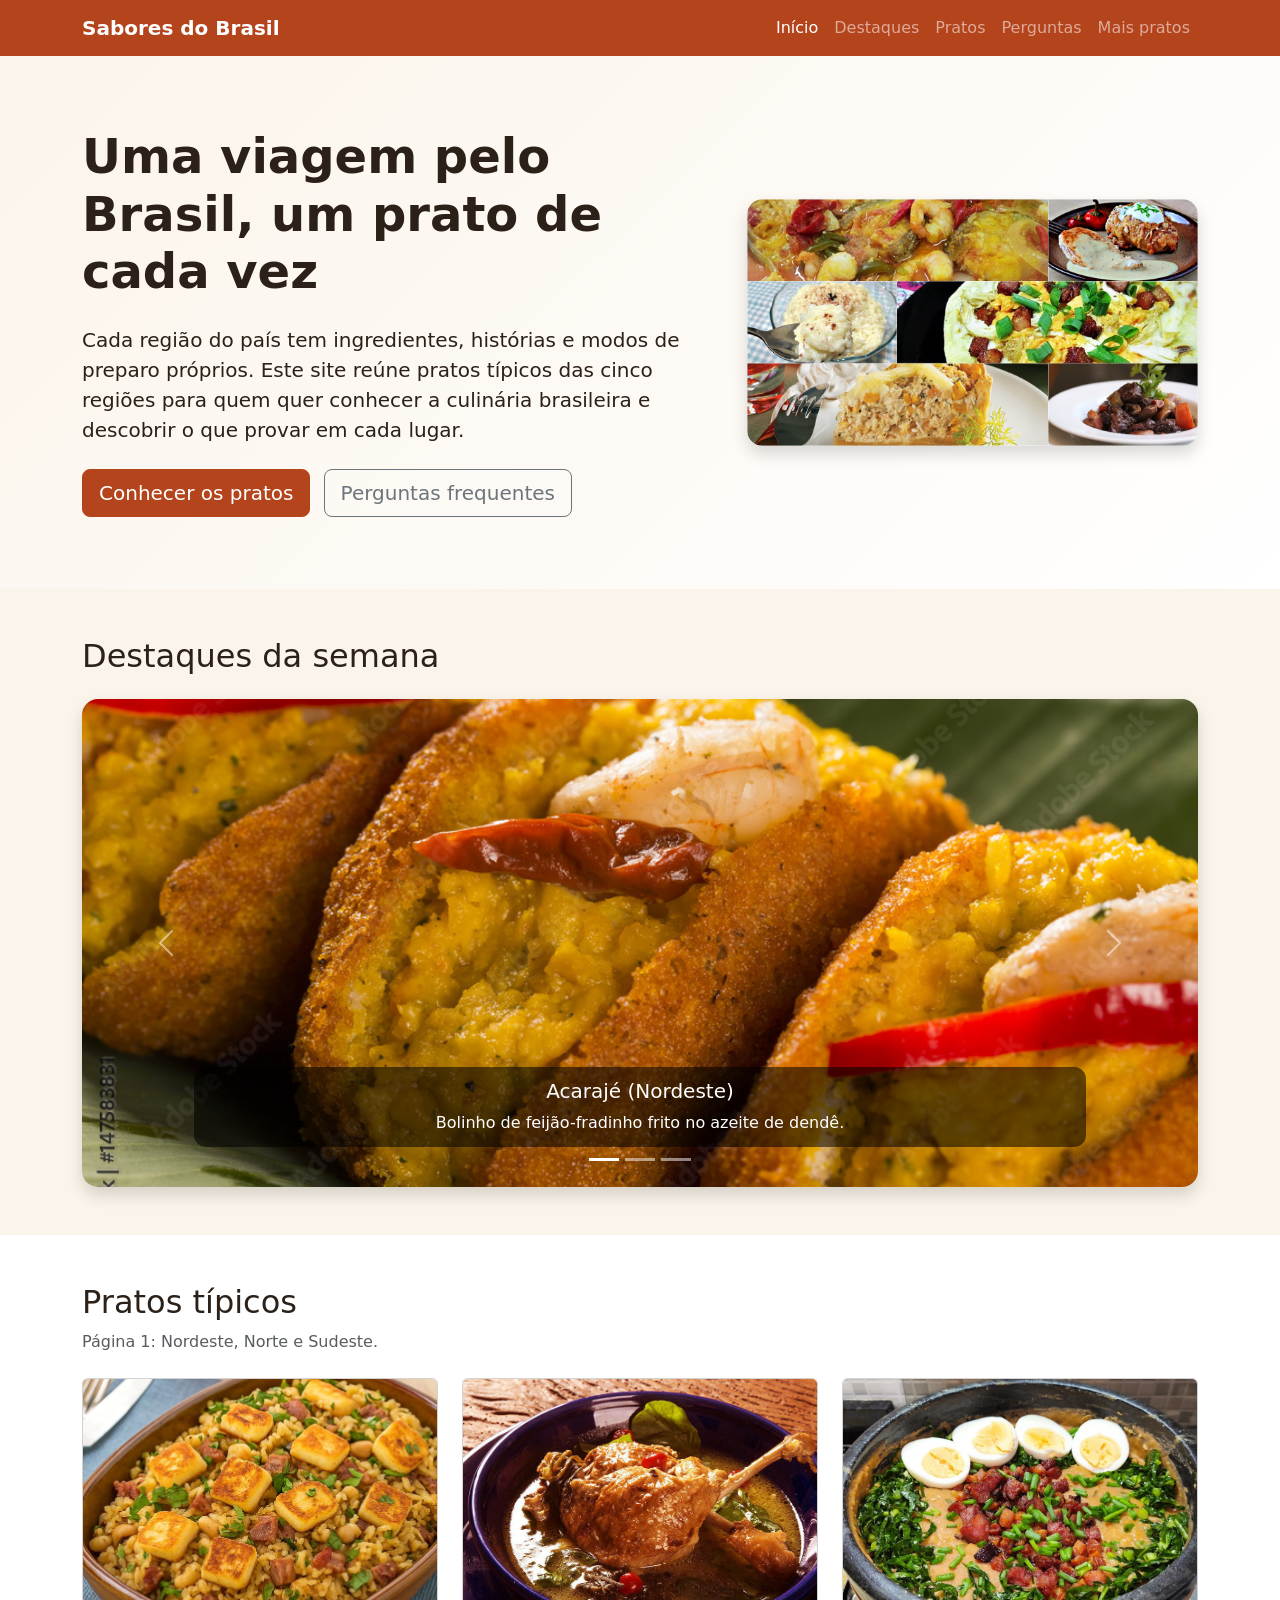
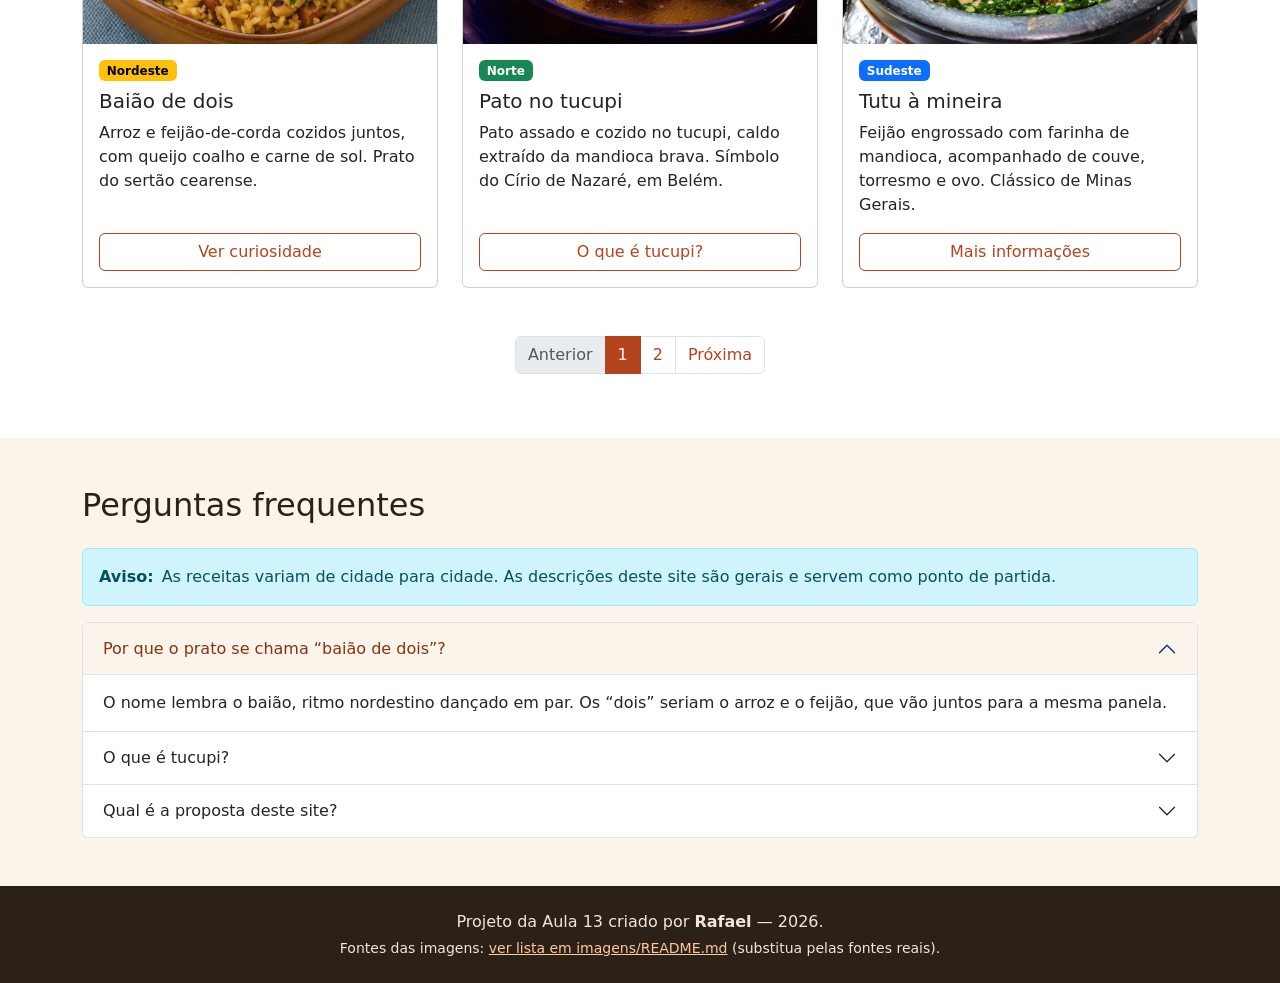
<file: index.html>
<!DOCTYPE html>
<html lang="pt-BR">
<head>
  <meta charset="UTF-8">
  <meta name="viewport" content="width=device-width, initial-scale=1">
  <title>Sabores do Brasil | Pratos típicos por região</title>
  <!-- Bootstrap 5.3.8 pela CDN (antes do CSS próprio) -->
  <link href="https://cdn.jsdelivr.net/npm/bootstrap@5.3.8/dist/css/bootstrap.min.css" rel="stylesheet">
  <link href="estilo.css" rel="stylesheet">
</head>
<body>

  <!-- 1. MENU (navbar) -->
  <header>
    <nav class="navbar navbar-expand-lg navbar-dark bg-marca sticky-top">
      <div class="container">
        <a class="navbar-brand fw-bold" href="index.html">Sabores do Brasil</a>
        <button class="navbar-toggler" type="button" data-bs-toggle="collapse" data-bs-target="#menuPrincipal"
                aria-controls="menuPrincipal" aria-expanded="false" aria-label="Abrir ou fechar o menu">
          <span class="navbar-toggler-icon"></span>
        </button>
        <div class="collapse navbar-collapse" id="menuPrincipal">
          <ul class="navbar-nav ms-auto">
            <li class="nav-item"><a class="nav-link active" aria-current="page" href="#inicio">Início</a></li>
            <li class="nav-item"><a class="nav-link" href="#destaques">Destaques</a></li>
            <li class="nav-item"><a class="nav-link" href="#colecao">Pratos</a></li>
            <li class="nav-item"><a class="nav-link" href="#informacoes">Perguntas</a></li>
            <li class="nav-item"><a class="nav-link" href="pagina2.html">Mais pratos</a></li>
          </ul>
        </div>
      </div>
    </nav>
  </header>

  <main>
    <!-- 2. APRESENTAÇÃO -->
    <section id="inicio" class="apresentacao py-5">
      <div class="container py-lg-4">
        <div class="row align-items-center g-4">
          <div class="col-12 col-lg-7">
            <h1 class="display-5 fw-bold">Uma viagem pelo Brasil, um prato de cada vez</h1>
            <p class="lead my-4">
              Cada região do país tem ingredientes, histórias e modos de preparo próprios.
              Este site reúne pratos típicos das cinco regiões para quem quer conhecer
              a culinária brasileira e descobrir o que provar em cada lugar.
            </p>
            <a class="btn btn-marca btn-lg" href="#colecao">Conhecer os pratos</a>
            <a class="btn btn-outline-secondary btn-lg ms-sm-2 mt-2 mt-sm-0" href="#informacoes">Perguntas frequentes</a>
          </div>
          <div class="col-12 col-lg-5">
            <img src="imagens/apresentacao.jpg" class="img-fluid rounded-4 shadow"
                 alt="Mesa com vários pratos típicos brasileiros servidos em travessas">
          </div>
        </div>
      </div>
    </section>

    <!-- 3. DESTAQUES (carousel manual, sem data-bs-ride) -->
    <section id="destaques" class="py-5 bg-claro">
      <div class="container">
        <h2 class="mb-4">Destaques da semana</h2>
        <div id="carrosselDestaques" class="carousel slide rounded-4 overflow-hidden shadow">
          <div class="carousel-indicators">
            <button type="button" data-bs-target="#carrosselDestaques" data-bs-slide-to="0" class="active" aria-current="true" aria-label="Slide 1"></button>
            <button type="button" data-bs-target="#carrosselDestaques" data-bs-slide-to="1" aria-label="Slide 2"></button>
            <button type="button" data-bs-target="#carrosselDestaques" data-bs-slide-to="2" aria-label="Slide 3"></button>
          </div>
          <div class="carousel-inner">
            <div class="carousel-item active">
              <img src="imagens/destaque-1.jpg" class="d-block w-100" alt="Prato de acarajé recheado com vatapá e camarão">
              <div class="carousel-caption legenda">
                <h3 class="h5">Acarajé (Nordeste)</h3>
                <p class="mb-0">Bolinho de feijão-fradinho frito no azeite de dendê.</p>
              </div>
            </div>
            <div class="carousel-item">
              <img src="imagens/destaque-2.jpg" class="d-block w-100" alt="Cuia com tacacá, caldo amarelo com camarão e folhas de jambu">
              <div class="carousel-caption legenda">
                <h3 class="h5">Tacacá (Norte)</h3>
                <p class="mb-0">Caldo de tucupi com jambu, goma e camarão seco.</p>
              </div>
            </div>
            <div class="carousel-item">
              <img src="imagens/destaque-3.jpg" class="d-block w-100" alt="Espetos de churrasco sobre a brasa">
              <div class="carousel-caption legenda">
                <h3 class="h5">Churrasco (Sul)</h3>
                <p class="mb-0">Carne assada lentamente na brasa, tradição gaúcha.</p>
              </div>
            </div>
          </div>
          <button class="carousel-control-prev" type="button" data-bs-target="#carrosselDestaques" data-bs-slide="prev">
            <span class="carousel-control-prev-icon" aria-hidden="true"></span>
            <span class="visually-hidden">Anterior</span>
          </button>
          <button class="carousel-control-next" type="button" data-bs-target="#carrosselDestaques" data-bs-slide="next">
            <span class="carousel-control-next-icon" aria-hidden="true"></span>
            <span class="visually-hidden">Próxima</span>
          </button>
        </div>
      </div>
    </section>

    <!-- 4. COLEÇÃO (cards) — página 1 de 2 -->
    <section id="colecao" class="py-5">
      <div class="container">
        <h2>Pratos típicos</h2>
        <p class="text-body-secondary mb-4">Página 1: Nordeste, Norte e Sudeste.</p>
        <div class="row g-4">
          <div class="col-12 col-md-6 col-lg-4">
            <article class="card h-100 card-prato">
              <img src="imagens/card-baiao.jpg" class="card-img-top" alt="Travessa de baião de dois com queijo coalho em cubos">
              <div class="card-body d-flex flex-column">
                <span class="badge text-bg-warning align-self-start mb-2">Nordeste</span>
                <h3 class="card-title h5">Baião de dois</h3>
                <p class="card-text">Arroz e feijão-de-corda cozidos juntos, com queijo coalho e carne de sol. Prato do sertão cearense.</p>
                <a href="#faq-origem" class="btn btn-outline-marca mt-auto">Ver curiosidade</a>
              </div>
            </article>
          </div>
          <div class="col-12 col-md-6 col-lg-4">
            <article class="card h-100 card-prato">
              <img src="imagens/card-pato.jpg" class="card-img-top" alt="Pato no tucupi servido com folhas de jambu">
              <div class="card-body d-flex flex-column">
                <span class="badge text-bg-success align-self-start mb-2">Norte</span>
                <h3 class="card-title h5">Pato no tucupi</h3>
                <p class="card-text">Pato assado e cozido no tucupi, caldo extraído da mandioca brava. Símbolo do Círio de Nazaré, em Belém.</p>
                <a href="#faq-tucupi" class="btn btn-outline-marca mt-auto">O que é tucupi?</a>
              </div>
            </article>
          </div>
          <div class="col-12 col-md-6 col-lg-4">
            <article class="card h-100 card-prato">
              <img src="imagens/card-feijao.jpg" class="card-img-top" alt="Tutu de feijão com couve, torresmo e linguiça">
              <div class="card-body d-flex flex-column">
                <span class="badge text-bg-primary align-self-start mb-2">Sudeste</span>
                <h3 class="card-title h5">Tutu à mineira</h3>
                <p class="card-text">Feijão engrossado com farinha de mandioca, acompanhado de couve, torresmo e ovo. Clássico de Minas Gerais.</p>
                <a href="#informacoes" class="btn btn-outline-marca mt-auto">Mais informações</a>
              </div>
            </article>
          </div>
        </div>

        <!-- Paginação: página 1 atual, link real para pagina2.html -->
        <nav aria-label="Páginas da coleção de pratos" class="mt-5">
          <ul class="pagination justify-content-center">
            <li class="page-item disabled"><span class="page-link">Anterior</span></li>
            <li class="page-item active" aria-current="page"><span class="page-link">1</span></li>
            <li class="page-item"><a class="page-link" href="pagina2.html">2</a></li>
            <li class="page-item"><a class="page-link" href="pagina2.html">Próxima</a></li>
          </ul>
        </nav>
      </div>
    </section>

    <!-- 5. INFORMAÇÕES COMPLEMENTARES (alert + accordion) -->
    <section id="informacoes" class="py-5 bg-claro">
      <div class="container">
        <h2 class="mb-4">Perguntas frequentes</h2>

        <div class="alert alert-info d-flex gap-2" role="alert">
          <strong>Aviso:</strong>
          <span>As receitas variam de cidade para cidade. As descrições deste site são gerais e servem como ponto de partida.</span>
        </div>

        <div class="accordion" id="perguntas">
          <div class="accordion-item" id="faq-origem">
            <h3 class="accordion-header">
              <button class="accordion-button" type="button" data-bs-toggle="collapse" data-bs-target="#resposta1"
                      aria-expanded="true" aria-controls="resposta1">
                Por que o prato se chama “baião de dois”?
              </button>
            </h3>
            <div id="resposta1" class="accordion-collapse collapse show" data-bs-parent="#perguntas">
              <div class="accordion-body">
                O nome lembra o baião, ritmo nordestino dançado em par. Os “dois” seriam o arroz e o feijão, que vão juntos para a mesma panela.
              </div>
            </div>
          </div>
          <div class="accordion-item" id="faq-tucupi">
            <h3 class="accordion-header">
              <button class="accordion-button collapsed" type="button" data-bs-toggle="collapse" data-bs-target="#resposta2"
                      aria-expanded="false" aria-controls="resposta2">
                O que é tucupi?
              </button>
            </h3>
            <div id="resposta2" class="accordion-collapse collapse" data-bs-parent="#perguntas">
              <div class="accordion-body">
                É o caldo amarelo extraído da mandioca brava. Crua, ela é tóxica; por isso o caldo é fervido por horas antes de ser usado.
              </div>
            </div>
          </div>
          <div class="accordion-item">
            <h3 class="accordion-header">
              <button class="accordion-button collapsed" type="button" data-bs-toggle="collapse" data-bs-target="#resposta3"
                      aria-expanded="false" aria-controls="resposta3">
                Qual é a proposta deste site?
              </button>
            </h3>
            <div id="resposta3" class="accordion-collapse collapse" data-bs-parent="#perguntas">
              <div class="accordion-body">
                Apresentar pratos típicos das cinco regiões do Brasil para estudantes e curiosos, de forma rápida e visual. É um projeto escolar da Aula 13 sobre Bootstrap.
              </div>
            </div>
          </div>
        </div>
      </div>
    </section>
  </main>

  <!-- 6. RODAPÉ -->
  <footer class="rodape py-4">
    <div class="container text-center">
      <p class="mb-1">Projeto da Aula 13 criado por <strong>Rafael</strong> — 2026.</p>
      <p class="mb-0 small">Fontes das imagens: <a href="imagens/README.md">ver lista em imagens/README.md</a> (substitua pelas fontes reais).</p>
    </div>
  </footer>

  <!-- Bundle JavaScript do Bootstrap: uma única vez, antes de fechar o body -->
  <script src="https://cdn.jsdelivr.net/npm/bootstrap@5.3.8/dist/js/bootstrap.bundle.min.js"></script>
</body>
</html>
</file>
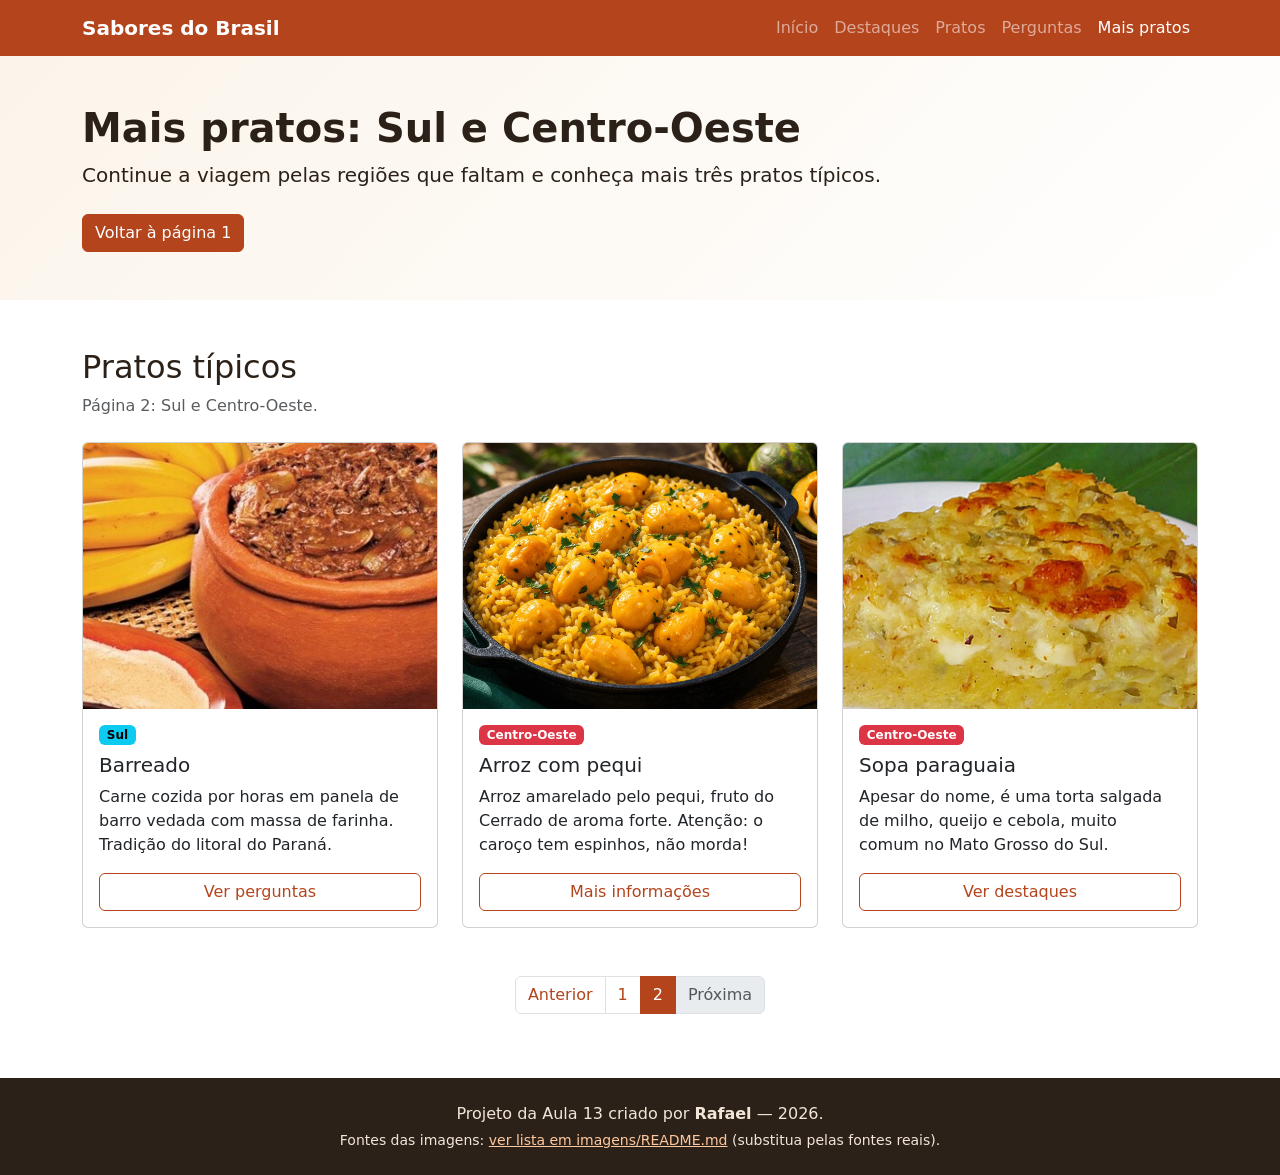
<file: pagina2.html>
<!DOCTYPE html>
<html lang="pt-BR">
<head>
  <meta charset="UTF-8">
  <meta name="viewport" content="width=device-width, initial-scale=1">
  <title>Mais pratos | Sabores do Brasil</title>
  <link href="https://cdn.jsdelivr.net/npm/bootstrap@5.3.8/dist/css/bootstrap.min.css" rel="stylesheet">
  <link href="estilo.css" rel="stylesheet">
</head>
<body>

  <header>
    <nav class="navbar navbar-expand-lg navbar-dark bg-marca sticky-top">
      <div class="container">
        <a class="navbar-brand fw-bold" href="index.html">Sabores do Brasil</a>
        <button class="navbar-toggler" type="button" data-bs-toggle="collapse" data-bs-target="#menuPrincipal"
                aria-controls="menuPrincipal" aria-expanded="false" aria-label="Abrir ou fechar o menu">
          <span class="navbar-toggler-icon"></span>
        </button>
        <div class="collapse navbar-collapse" id="menuPrincipal">
          <ul class="navbar-nav ms-auto">
            <li class="nav-item"><a class="nav-link" href="index.html#inicio">Início</a></li>
            <li class="nav-item"><a class="nav-link" href="index.html#destaques">Destaques</a></li>
            <li class="nav-item"><a class="nav-link" href="index.html#colecao">Pratos</a></li>
            <li class="nav-item"><a class="nav-link" href="index.html#informacoes">Perguntas</a></li>
            <li class="nav-item"><a class="nav-link active" aria-current="page" href="pagina2.html">Mais pratos</a></li>
          </ul>
        </div>
      </div>
    </nav>
  </header>

  <main>
    <section class="apresentacao py-5">
      <div class="container">
        <h1 class="display-6 fw-bold">Mais pratos: Sul e Centro-Oeste</h1>
        <p class="lead mb-4">Continue a viagem pelas regiões que faltam e conheça mais três pratos típicos.</p>
        <a class="btn btn-marca" href="index.html#colecao">Voltar à página 1</a>
      </div>
    </section>

    <!-- COLEÇÃO — página 2 de 2 -->
    <section id="colecao" class="py-5">
      <div class="container">
        <h2>Pratos típicos</h2>
        <p class="text-body-secondary mb-4">Página 2: Sul e Centro-Oeste.</p>
        <div class="row g-4">
          <div class="col-12 col-md-6 col-lg-4">
            <article class="card h-100 card-prato">
              <img src="imagens/card-barreado.jpg" class="card-img-top" alt="Barreado servido em panela de barro com farinha e banana">
              <div class="card-body d-flex flex-column">
                <span class="badge text-bg-info align-self-start mb-2">Sul</span>
                <h3 class="card-title h5">Barreado</h3>
                <p class="card-text">Carne cozida por horas em panela de barro vedada com massa de farinha. Tradição do litoral do Paraná.</p>
                <a href="index.html#informacoes" class="btn btn-outline-marca mt-auto">Ver perguntas</a>
              </div>
            </article>
          </div>
          <div class="col-12 col-md-6 col-lg-4">
            <article class="card h-100 card-prato">
              <img src="imagens/card-pequi.jpg" class="card-img-top" alt="Arroz com pequi em uma panela, com os frutos amarelos à mostra">
              <div class="card-body d-flex flex-column">
                <span class="badge text-bg-danger align-self-start mb-2">Centro-Oeste</span>
                <h3 class="card-title h5">Arroz com pequi</h3>
                <p class="card-text">Arroz amarelado pelo pequi, fruto do Cerrado de aroma forte. Atenção: o caroço tem espinhos, não morda!</p>
                <a href="index.html#informacoes" class="btn btn-outline-marca mt-auto">Mais informações</a>
              </div>
            </article>
          </div>
          <div class="col-12 col-md-6 col-lg-4">
            <article class="card h-100 card-prato">
              <img src="imagens/card-sopa.jpg" class="card-img-top" alt="Pedaço de sopa paraguaia, torta salgada de milho com queijo">
              <div class="card-body d-flex flex-column">
                <span class="badge text-bg-danger align-self-start mb-2">Centro-Oeste</span>
                <h3 class="card-title h5">Sopa paraguaia</h3>
                <p class="card-text">Apesar do nome, é uma torta salgada de milho, queijo e cebola, muito comum no Mato Grosso do Sul.</p>
                <a href="index.html#destaques" class="btn btn-outline-marca mt-auto">Ver destaques</a>
              </div>
            </article>
          </div>
        </div>

        <!-- Paginação: página 2 atual, volta para index.html -->
        <nav aria-label="Páginas da coleção de pratos" class="mt-5">
          <ul class="pagination justify-content-center">
            <li class="page-item"><a class="page-link" href="index.html#colecao">Anterior</a></li>
            <li class="page-item"><a class="page-link" href="index.html#colecao">1</a></li>
            <li class="page-item active" aria-current="page"><span class="page-link">2</span></li>
            <li class="page-item disabled"><span class="page-link">Próxima</span></li>
          </ul>
        </nav>
      </div>
    </section>
  </main>

  <footer class="rodape py-4">
    <div class="container text-center">
      <p class="mb-1">Projeto da Aula 13 criado por <strong>Rafael</strong> — 2026.</p>
      <p class="mb-0 small">Fontes das imagens: <a href="imagens/README.md">ver lista em imagens/README.md</a> (substitua pelas fontes reais).</p>
    </div>
  </footer>

  <script src="https://cdn.jsdelivr.net/npm/bootstrap@5.3.8/dist/js/bootstrap.bundle.min.js"></script>
</body>
</html>
</file>
<file: estilo.css>
/* ===== Sabores do Brasil — estilo próprio (carregado DEPOIS do Bootstrap) =====
   Para mudar a identidade visual, altere as variáveis abaixo. */
:root {
  --cor-marca: #b4441c;        /* terracota (cor principal) */
  --cor-marca-escura: #8a3213;
  --cor-fundo-claro: #fbf4ea;  /* creme */
  --cor-texto: #2b2118;
}

body {
  color: var(--cor-texto);
  scroll-padding-top: 70px;    /* o menu fixo não cobre o título da seção */
}
html { scroll-padding-top: 70px; }

/* Menu */
.bg-marca { background-color: var(--cor-marca); }

/* Seções */
.apresentacao { background: linear-gradient(135deg, var(--cor-fundo-claro), #fff); }
.bg-claro { background-color: var(--cor-fundo-claro); }

/* Botões personalizados (adaptação de .btn-primary / .btn-outline-primary) */
.btn-marca {
  --bs-btn-bg: var(--cor-marca);
  --bs-btn-border-color: var(--cor-marca);
  --bs-btn-color: #fff;
  --bs-btn-hover-bg: var(--cor-marca-escura);
  --bs-btn-hover-border-color: var(--cor-marca-escura);
  --bs-btn-hover-color: #fff;
  --bs-btn-active-bg: var(--cor-marca-escura);
  --bs-btn-active-color: #fff;
}
.btn-outline-marca {
  --bs-btn-color: var(--cor-marca);
  --bs-btn-border-color: var(--cor-marca);
  --bs-btn-hover-bg: var(--cor-marca);
  --bs-btn-hover-border-color: var(--cor-marca);
  --bs-btn-hover-color: #fff;
  --bs-btn-active-bg: var(--cor-marca-escura);
  --bs-btn-active-color: #fff;
}

/* Carrossel: proporção fixa e legenda legível sobre a imagem */
#carrosselDestaques .carousel-item img {
  aspect-ratio: 16 / 7;
  object-fit: cover;
}
.legenda {
  background: rgba(0, 0, 0, 0.55);
  border-radius: 0.75rem;
  padding: 0.75rem 1rem;
  left: 10%;
  right: 10%;
  bottom: 2.5rem;
}
@media (max-width: 575.98px) {
  #carrosselDestaques .carousel-item img { aspect-ratio: 4 / 3; }
  .legenda { bottom: 1.75rem; padding: 0.5rem; }
  .legenda p { display: none; } /* no celular mostra só o título */
}

/* Cards: imagens com a mesma proporção */
.card-prato .card-img-top {
  aspect-ratio: 4 / 3;
  object-fit: cover;
}
.card-prato { transition: transform .2s; }
.card-prato:hover { transform: translateY(-4px); }

/* Paginação na cor da marca */
.pagination {
  --bs-pagination-color: var(--cor-marca);
  --bs-pagination-hover-color: var(--cor-marca-escura);
  --bs-pagination-active-bg: var(--cor-marca);
  --bs-pagination-active-border-color: var(--cor-marca);
}

/* Accordion: pergunta aberta na cor da marca */
.accordion {
  --bs-accordion-active-bg: var(--cor-fundo-claro);
  --bs-accordion-active-color: var(--cor-marca-escura);
}

/* Rodapé */
.rodape { background-color: var(--cor-texto); color: #f1e6d8; }
.rodape a { color: #ffc89e; }
</file>
